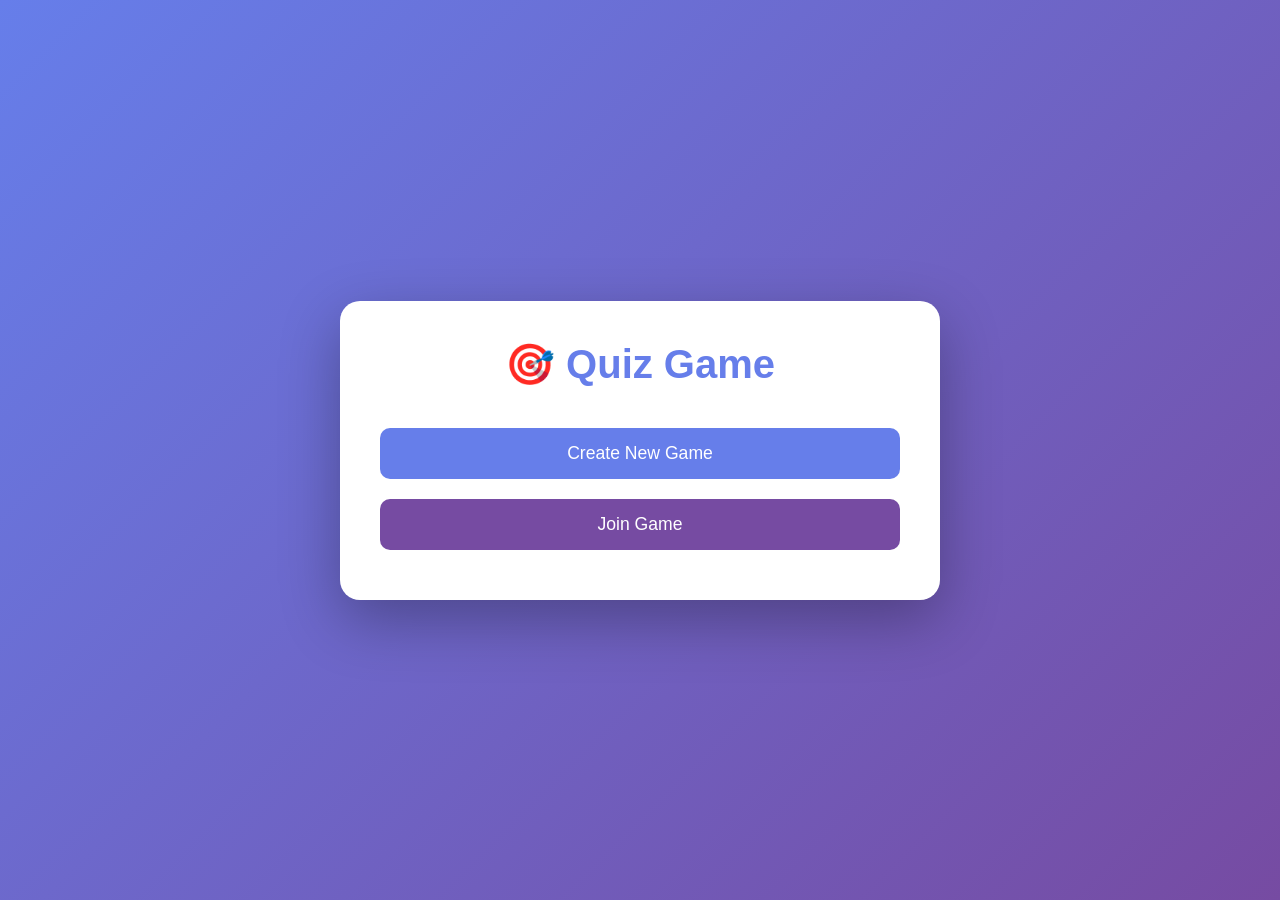
<file: index.html>
<!DOCTYPE html>
<html lang="en">
<head>
    <meta charset="UTF-8">
    <meta name="viewport" content="width=device-width, initial-scale=1.0">
    <title>Quiz Game - Play with Friends</title>
    <style>
        * {
            margin: 0;
            padding: 0;
            box-sizing: border-box;
        }

        body {
            font-family: 'Segoe UI', Tahoma, Geneva, Verdana, sans-serif;
            background: linear-gradient(135deg, #667eea 0%, #764ba2 100%);
            min-height: 100vh;
            display: flex;
            justify-content: center;
            align-items: center;
            padding: 20px;
        }

        .container {
            background: white;
            border-radius: 20px;
            box-shadow: 0 20px 60px rgba(0, 0, 0, 0.3);
            padding: 40px;
            max-width: 600px;
            width: 100%;
        }

        h1 {
            color: #667eea;
            text-align: center;
            margin-bottom: 30px;
            font-size: 2.5em;
        }

        .screen {
            display: none;
        }

        .screen.active {
            display: block;
        }

        .button {
            background: #667eea;
            color: white;
            border: none;
            padding: 15px 30px;
            border-radius: 10px;
            font-size: 1.1em;
            cursor: pointer;
            width: 100%;
            margin: 10px 0;
            transition: background 0.3s;
        }

        .button:hover {
            background: #5568d3;
        }

        .button.secondary {
            background: #764ba2;
        }

        .button.secondary:hover {
            background: #653a8a;
        }

        input {
            width: 100%;
            padding: 15px;
            border: 2px solid #e0e0e0;
            border-radius: 10px;
            font-size: 1em;
            margin: 10px 0;
        }

        .question-container {
            margin: 20px 0;
        }

        .question {
            font-size: 1.3em;
            font-weight: bold;
            margin-bottom: 20px;
            color: #333;
        }

        .answer {
            background: #f5f5f5;
            border: 2px solid #e0e0e0;
            padding: 15px;
            border-radius: 10px;
            margin: 10px 0;
            cursor: pointer;
            transition: all 0.3s;
        }

        .answer:hover {
            background: #e8e8e8;
            border-color: #667eea;
        }

        .answer.selected {
            background: #667eea;
            color: white;
            border-color: #667eea;
        }

        .answer.correct {
            background: #4caf50;
            color: white;
            border-color: #4caf50;
        }

        .answer.incorrect {
            background: #f44336;
            color: white;
            border-color: #f44336;
        }

        .score-board {
            background: #f5f5f5;
            padding: 20px;
            border-radius: 10px;
            margin: 20px 0;
        }

        .player-score {
            display: flex;
            justify-content: space-between;
            padding: 10px;
            margin: 5px 0;
            background: white;
            border-radius: 5px;
        }

        .room-code {
            background: #f5f5f5;
            padding: 15px;
            border-radius: 10px;
            text-align: center;
            font-size: 1.5em;
            font-weight: bold;
            color: #667eea;
            margin: 20px 0;
        }

        .info {
            background: #e3f2fd;
            padding: 15px;
            border-radius: 10px;
            margin: 15px 0;
            color: #1976d2;
        }

        .player-list {
            background: #f5f5f5;
            padding: 15px;
            border-radius: 10px;
            margin: 15px 0;
        }

        .player-item {
            padding: 10px;
            background: white;
            margin: 5px 0;
            border-radius: 5px;
            display: flex;
            justify-content: space-between;
            align-items: center;
        }

        .status {
            font-size: 0.9em;
            color: #666;
        }

        .winner {
            font-size: 3em;
            text-align: center;
            margin: 20px 0;
        }
    </style>
</head>
<body>
    <div class="container">
        <h1>🎯 Quiz Game</h1>

        <!-- Home Screen -->
        <div id="homeScreen" class="screen active">
            <button class="button" onclick="showScreen('createScreen')">Create New Game</button>
            <button class="button secondary" onclick="showScreen('joinScreen')">Join Game</button>
        </div>

        <!-- Create Game Screen -->
        <div id="createScreen" class="screen">
            <input type="text" id="hostName" placeholder="Enter your name" />
            <button class="button" onclick="createGame()">Create Game</button>
            <button class="button secondary" onclick="showScreen('homeScreen')">Back</button>
        </div>

        <!-- Join Game Screen -->
        <div id="joinScreen" class="screen">
            <input type="text" id="playerName" placeholder="Enter your name" />
            <input type="text" id="roomCode" placeholder="Enter room code" />
            <button class="button" onclick="joinGame()">Join Game</button>
            <button class="button secondary" onclick="showScreen('homeScreen')">Back</button>
        </div>

        <!-- Lobby Screen -->
        <div id="lobbyScreen" class="screen">
            <div class="room-code">
                Room Code: <span id="displayRoomCode"></span>
            </div>
            <div class="info">
                Share this code with your friends to let them join!
            </div>
            <div class="player-list">
                <h3>Players:</h3>
                <div id="playersList"></div>
            </div>
            <button class="button" onclick="startGame()" id="startButton">Start Game</button>
            <button class="button secondary" onclick="leaveGame()">Leave Game</button>
        </div>

        <!-- Game Screen -->
        <div id="gameScreen" class="screen">
            <div class="score-board">
                <div id="scores"></div>
            </div>
            <div class="question-container">
                <div class="question" id="question"></div>
                <div id="answers"></div>
            </div>
            <button class="button" id="nextButton" onclick="nextQuestion()" style="display: none;">Next Question</button>
        </div>

        <!-- Results Screen -->
        <div id="resultsScreen" class="screen">
            <div class="winner" id="winnerEmoji">🏆</div>
            <h2 style="text-align: center; margin-bottom: 20px;">Game Over!</h2>
            <div class="score-board">
                <div id="finalScores"></div>
            </div>
            <button class="button" onclick="showScreen('homeScreen'); resetGame();">Play Again</button>
        </div>
    </div>

    <script>
        // Game state
        let gameState = {
            roomCode: '',
            players: [],
            currentPlayer: null,
            currentPlayerName: '',
            currentQuestionIndex: 0,
            questions: [
                {
                    question: "What is the capital of France?",
                    answers: ["London", "Berlin", "Paris", "Madrid"],
                    correct: 2
                },
                {
                    question: "Which planet is known as the Red Planet?",
                    answers: ["Venus", "Mars", "Jupiter", "Saturn"],
                    correct: 1
                },
                {
                    question: "What is 2 + 2?",
                    answers: ["3", "4", "5", "6"],
                    correct: 1
                },
                {
                    question: "Who painted the Mona Lisa?",
                    answers: ["Van Gogh", "Picasso", "Leonardo da Vinci", "Monet"],
                    correct: 2
                },
                {
                    question: "What is the largest ocean on Earth?",
                    answers: ["Atlantic", "Indian", "Arctic", "Pacific"],
                    correct: 3
                },
                {
                    question: "In what year did World War II end?",
                    answers: ["1943", "1944", "1945", "1946"],
                    correct: 2
                },
                {
                    question: "What is the smallest prime number?",
                    answers: ["0", "1", "2", "3"],
                    correct: 2
                },
                {
                    question: "Which element has the chemical symbol 'O'?",
                    answers: ["Gold", "Oxygen", "Silver", "Iron"],
                    correct: 1
                },
                {
                    question: "How many continents are there?",
                    answers: ["5", "6", "7", "8"],
                    correct: 2
                },
                {
                    question: "What is the speed of light?",
                    answers: ["300,000 km/s", "150,000 km/s", "450,000 km/s", "600,000 km/s"],
                    correct: 0
                }
            ],
            isHost: false
        };

        // Utility functions
        function showScreen(screenId) {
            document.querySelectorAll('.screen').forEach(screen => {
                screen.classList.remove('active');
            });
            document.getElementById(screenId).classList.add('active');
        }

        function generateRoomCode() {
            return Math.random().toString(36).substring(2, 8).toUpperCase();
        }

        function sanitizePlayerName(name) {
            // Remove any HTML tags and limit length
            return name.replace(/<[^>]*>/g, '').substring(0, 20).trim();
        }

        // Create game
        function createGame() {
            const hostName = sanitizePlayerName(document.getElementById('hostName').value);
            if (!hostName) {
                alert('Please enter your name');
                return;
            }

            gameState.roomCode = generateRoomCode();
            gameState.isHost = true;
            gameState.currentPlayerName = hostName;
            gameState.currentPlayer = {
                name: hostName,
                score: 0,
                answered: false
            };
            gameState.players = [gameState.currentPlayer];

            // Save to localStorage
            localStorage.setItem(`quiz_${gameState.roomCode}`, JSON.stringify(gameState));

            document.getElementById('displayRoomCode').textContent = gameState.roomCode;
            updatePlayersList();
            showScreen('lobbyScreen');

            // Poll for new players
            startPolling();
        }

        // Join game
        function joinGame() {
            const playerName = sanitizePlayerName(document.getElementById('playerName').value);
            const roomCode = document.getElementById('roomCode').value.trim().toUpperCase();

            if (!playerName || !roomCode) {
                alert('Please enter your name and room code');
                return;
            }

            const savedGame = localStorage.getItem(`quiz_${roomCode}`);
            if (!savedGame) {
                alert('Room not found. Please check the code.');
                return;
            }

            try {
                gameState = JSON.parse(savedGame);
            } catch (e) {
                alert('Error loading game. Please try again.');
                return;
            }

            // Check for duplicate player names
            if (gameState.players.some(p => p.name === playerName)) {
                alert('A player with this name already exists in the room. Please choose a different name.');
                return;
            }

            gameState.currentPlayerName = playerName;
            gameState.currentPlayer = {
                name: playerName,
                score: 0,
                answered: false
            };
            gameState.players.push(gameState.currentPlayer);
            gameState.isHost = false;

            localStorage.setItem(`quiz_${roomCode}`, JSON.stringify(gameState));

            document.getElementById('displayRoomCode').textContent = roomCode;
            updatePlayersList();
            showScreen('lobbyScreen');

            // Poll for game updates
            startPolling();
        }

        // Update players list
        function updatePlayersList() {
            const playersList = document.getElementById('playersList');
            playersList.innerHTML = '';

            gameState.players.forEach(player => {
                const playerItem = document.createElement('div');
                playerItem.className = 'player-item';
                
                const nameSpan = document.createElement('span');
                nameSpan.textContent = player.name;
                
                const statusSpan = document.createElement('span');
                statusSpan.className = 'status';
                statusSpan.textContent = player.name === gameState.currentPlayerName ? '(You)' : '';
                
                playerItem.appendChild(nameSpan);
                playerItem.appendChild(statusSpan);
                playersList.appendChild(playerItem);
            });

            // Only host can start game
            const startButton = document.getElementById('startButton');
            if (gameState.isHost) {
                startButton.style.display = 'block';
            } else {
                startButton.style.display = 'none';
            }
        }

        // Start game
        function startGame() {
            gameState.currentQuestionIndex = 0;
            gameState.players.forEach(player => {
                player.score = 0;
                player.answered = false;
            });
            
            localStorage.setItem(`quiz_${gameState.roomCode}`, JSON.stringify(gameState));
            localStorage.setItem(`quiz_${gameState.roomCode}_started`, 'true');
            
            showScreen('gameScreen');
            displayQuestion();
            startPolling();
        }

        // Display question
        function displayQuestion() {
            const question = gameState.questions[gameState.currentQuestionIndex];
            document.getElementById('question').textContent = question.question;

            const answersDiv = document.getElementById('answers');
            answersDiv.innerHTML = '';

            question.answers.forEach((answer, index) => {
                const answerDiv = document.createElement('div');
                answerDiv.className = 'answer';
                answerDiv.textContent = answer;
                answerDiv.onclick = () => selectAnswer(index);
                answersDiv.appendChild(answerDiv);
            });

            updateScores();
            document.getElementById('nextButton').style.display = 'none';
        }

        // Select answer
        function selectAnswer(index) {
            // Find current player by name
            const currentPlayer = gameState.players.find(p => p.name === gameState.currentPlayerName);
            if (!currentPlayer || currentPlayer.answered) return;

            const question = gameState.questions[gameState.currentQuestionIndex];
            const answers = document.querySelectorAll('.answer');

            answers.forEach((answer, i) => {
                if (i === index) {
                    answer.classList.add('selected');
                }
            });

            // Check if correct
            setTimeout(() => {
                answers.forEach((answer, i) => {
                    if (i === question.correct) {
                        answer.classList.add('correct');
                    } else if (i === index) {
                        answer.classList.add('incorrect');
                    }
                    answer.onclick = null;
                });

                if (index === question.correct) {
                    currentPlayer.score += 10;
                }

                currentPlayer.answered = true;
                localStorage.setItem(`quiz_${gameState.roomCode}`, JSON.stringify(gameState));
                updateScores();

                document.getElementById('nextButton').style.display = 'block';
            }, 500);
        }

        // Update scores
        function updateScores() {
            const scoresDiv = document.getElementById('scores');
            scoresDiv.innerHTML = '<h3>Scores:</h3>';

            gameState.players.forEach(player => {
                const scoreItem = document.createElement('div');
                scoreItem.className = 'player-score';
                
                const nameSpan = document.createElement('span');
                nameSpan.textContent = player.name;
                
                const scoreSpan = document.createElement('span');
                scoreSpan.textContent = `${player.score} pts`;
                
                scoreItem.appendChild(nameSpan);
                scoreItem.appendChild(scoreSpan);
                scoresDiv.appendChild(scoreItem);
            });
        }

        // Next question
        function nextQuestion() {
            gameState.currentQuestionIndex++;

            if (gameState.currentQuestionIndex >= gameState.questions.length) {
                showResults();
                return;
            }

            // Find current player and reset answered status
            const currentPlayer = gameState.players.find(p => p.name === gameState.currentPlayerName);
            if (currentPlayer) {
                currentPlayer.answered = false;
            }
            localStorage.setItem(`quiz_${gameState.roomCode}`, JSON.stringify(gameState));
            displayQuestion();
        }

        // Show results
        function showResults() {
            const finalScoresDiv = document.getElementById('finalScores');
            finalScoresDiv.innerHTML = '<h3>Final Scores:</h3>';

            const sortedPlayers = [...gameState.players].sort((a, b) => b.score - a.score);

            sortedPlayers.forEach((player, index) => {
                const scoreItem = document.createElement('div');
                scoreItem.className = 'player-score';
                
                const nameSpan = document.createElement('span');
                const medal = index === 0 ? '🥇' : index === 1 ? '🥈' : index === 2 ? '🥉' : '';
                nameSpan.textContent = `${medal}  ${player.name}`;
                
                const scoreSpan = document.createElement('span');
                scoreSpan.textContent = `${player.score} pts`;
                
                scoreItem.appendChild(nameSpan);
                scoreItem.appendChild(scoreSpan);
                finalScoresDiv.appendChild(scoreItem);
            });

            showScreen('resultsScreen');
        }

        // Leave game
        function leaveGame() {
            if (confirm('Are you sure you want to leave?')) {
                stopPolling();
                showScreen('homeScreen');
                resetGame();
            }
        }

        // Reset game
        function resetGame() {
            stopPolling();
            // Clean up localStorage entries
            if (gameState.roomCode) {
                localStorage.removeItem(`quiz_${gameState.roomCode}`);
                localStorage.removeItem(`quiz_${gameState.roomCode}_started`);
            }
            gameState = {
                roomCode: '',
                players: [],
                currentPlayer: null,
                currentPlayerName: '',
                currentQuestionIndex: 0,
                questions: gameState.questions,
                isHost: false
            };
        }

        // Polling for updates
        let pollInterval;

        function startPolling() {
            stopPolling();
            pollInterval = setInterval(checkForUpdates, 1000); // Poll every second for responsive updates
        }

        function stopPolling() {
            if (pollInterval) {
                clearInterval(pollInterval);
                pollInterval = null;
            }
        }

        function checkForUpdates() {
            if (!gameState.roomCode) return;

            const savedGame = localStorage.getItem(`quiz_${gameState.roomCode}`);
            if (!savedGame) return;

            try {
                const updatedGame = JSON.parse(savedGame);
                
                // Update players list if in lobby
                if (document.getElementById('lobbyScreen').classList.contains('active')) {
                    if (updatedGame.players.length !== gameState.players.length) {
                        gameState.players = updatedGame.players;
                        updatePlayersList();
                    }

                    // Check if game started
                    if (localStorage.getItem(`quiz_${gameState.roomCode}_started`) === 'true' && !gameState.isHost) {
                        gameState.players = updatedGame.players;
                        gameState.currentQuestionIndex = updatedGame.currentQuestionIndex;
                        showScreen('gameScreen');
                        displayQuestion();
                    }
                }

                // Update scores if in game
                if (document.getElementById('gameScreen').classList.contains('active')) {
                    gameState.players = updatedGame.players;
                    updateScores();
                }
            } catch (e) {
                console.error('Error parsing game state:', e);
            }
        }
    </script>
</body>
</html>
</file>
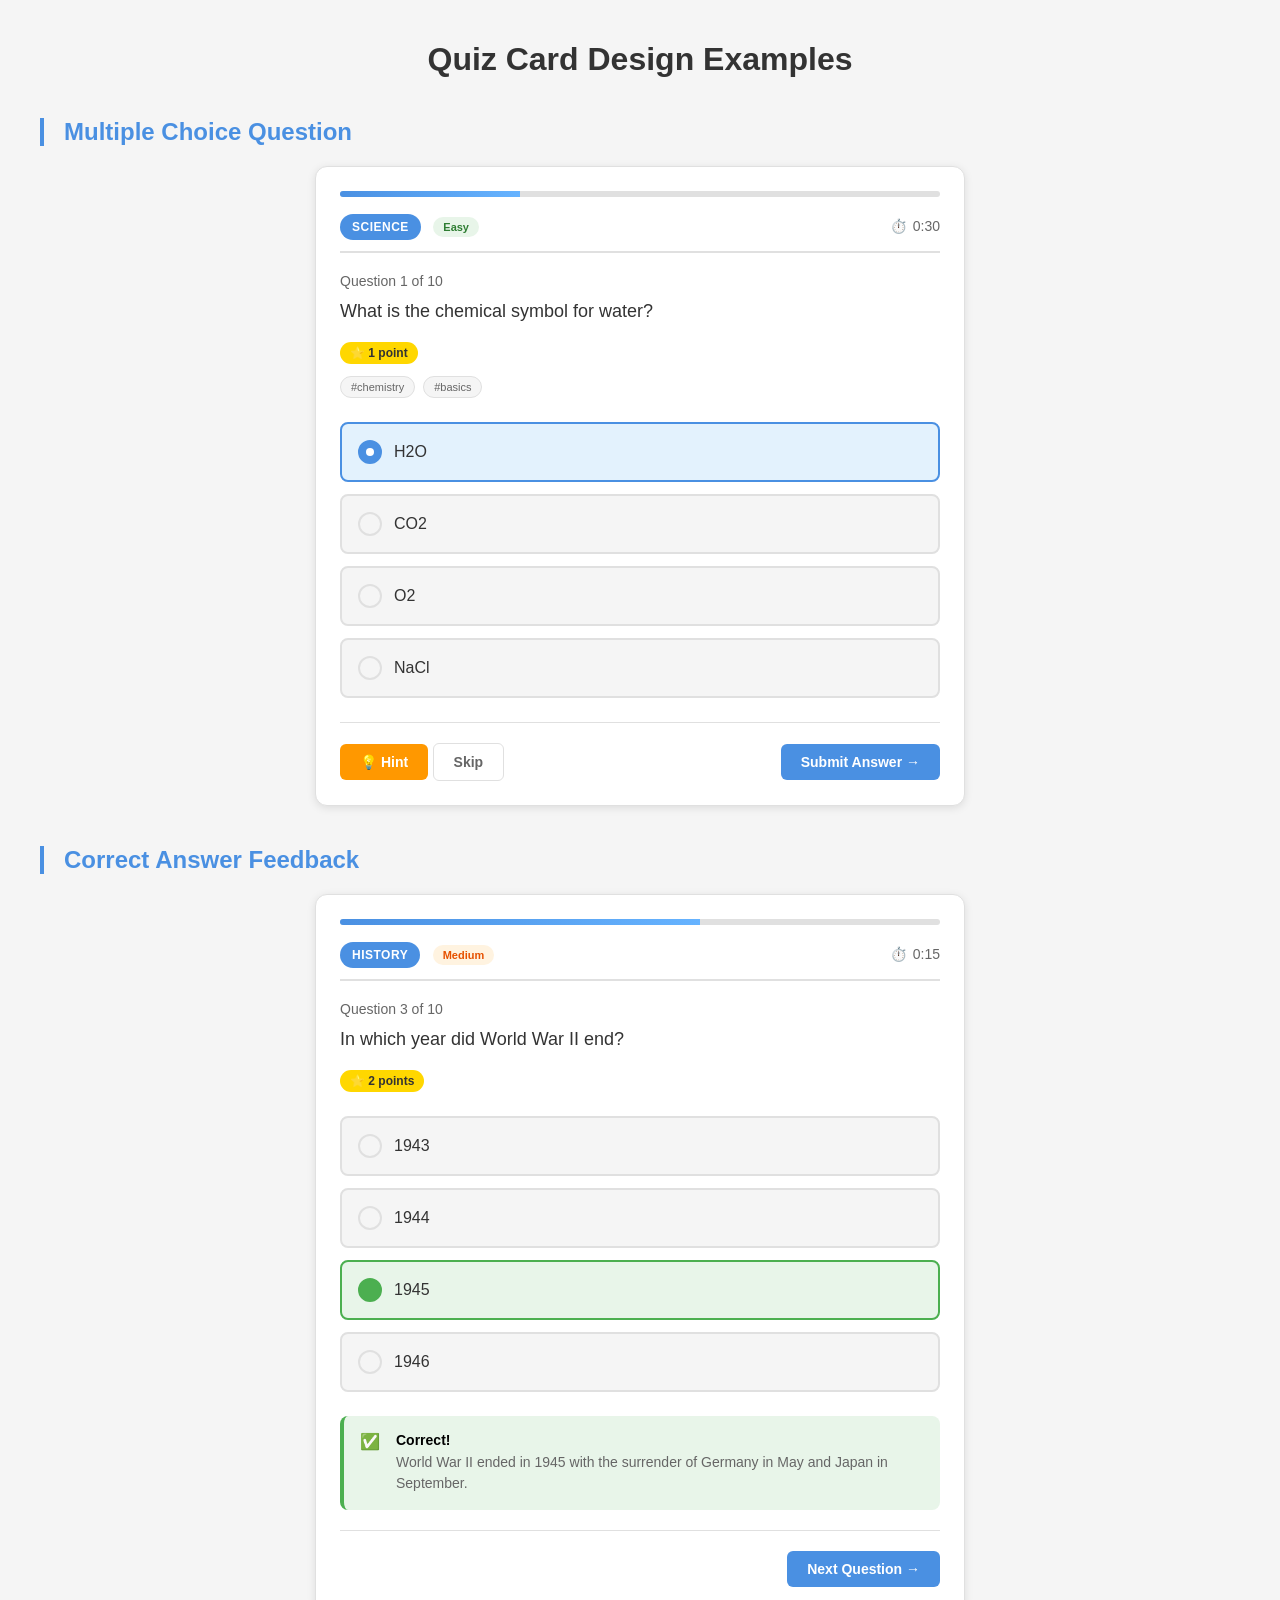
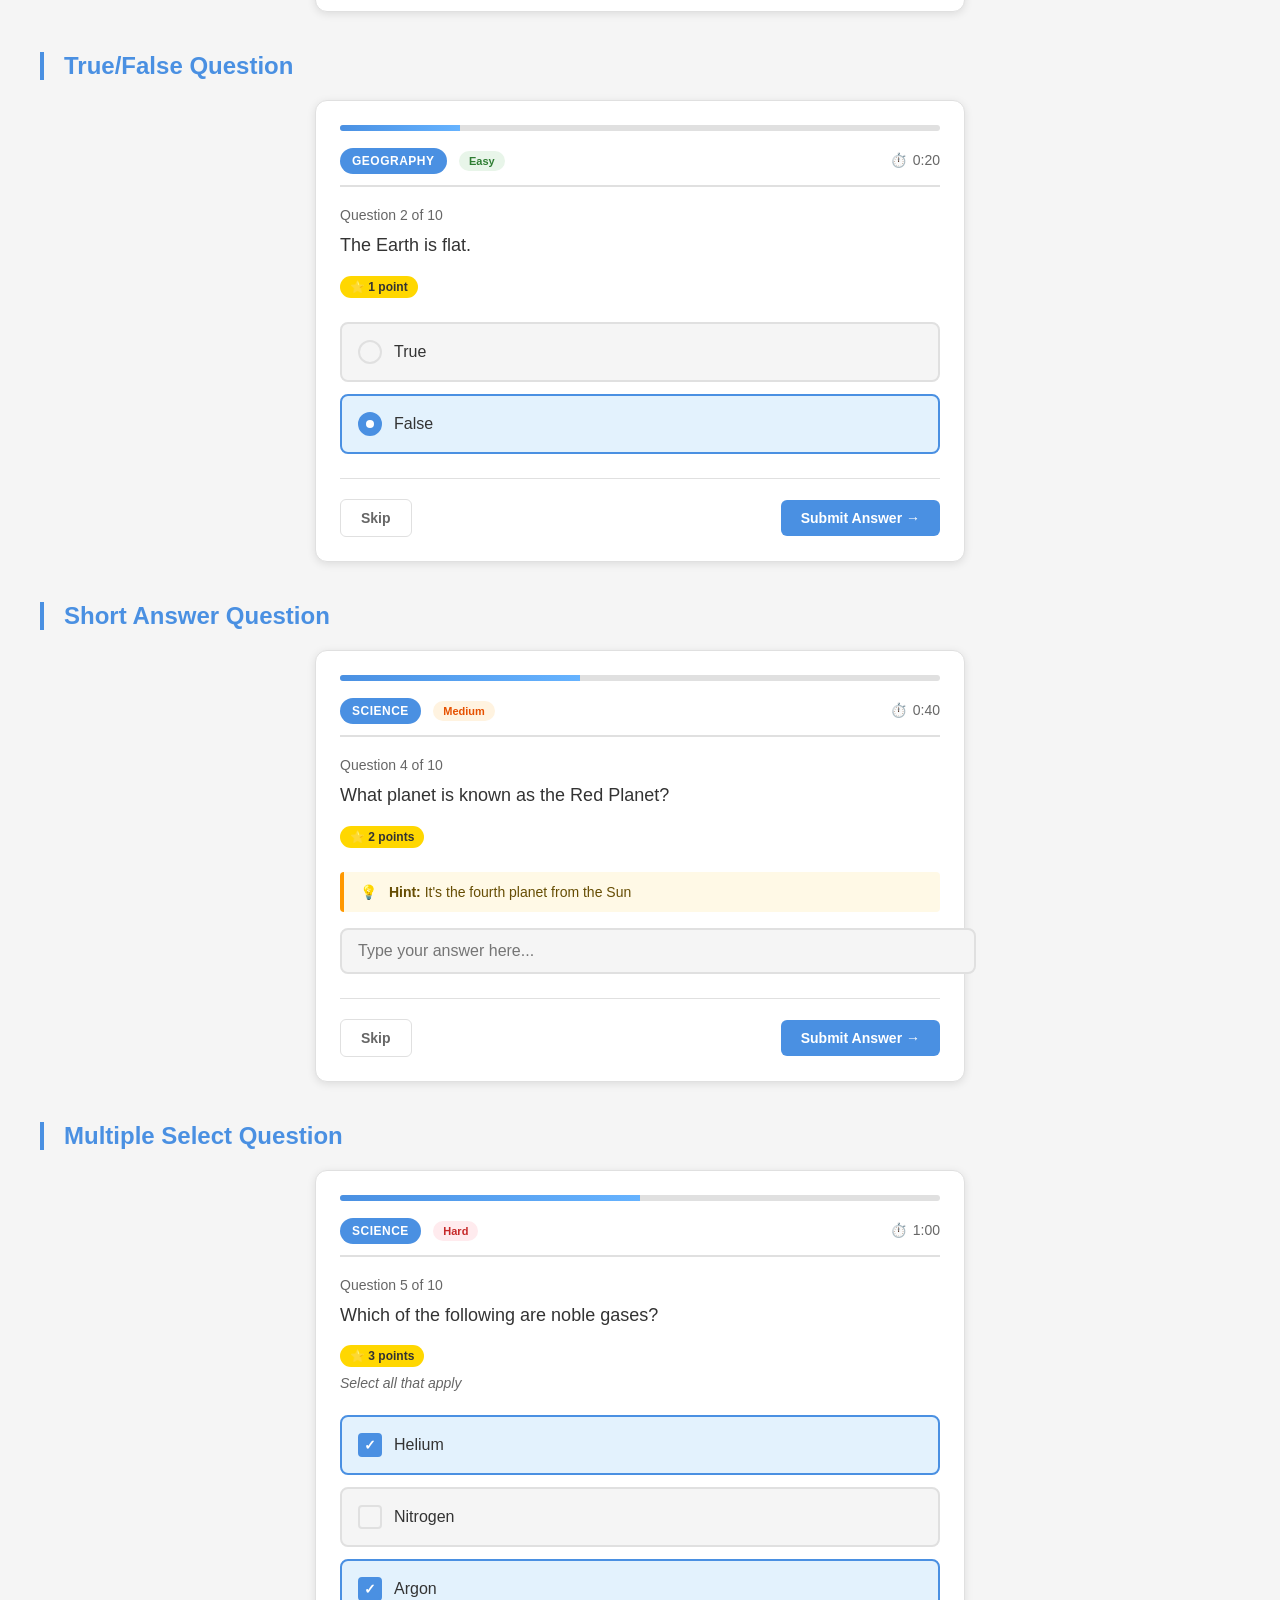
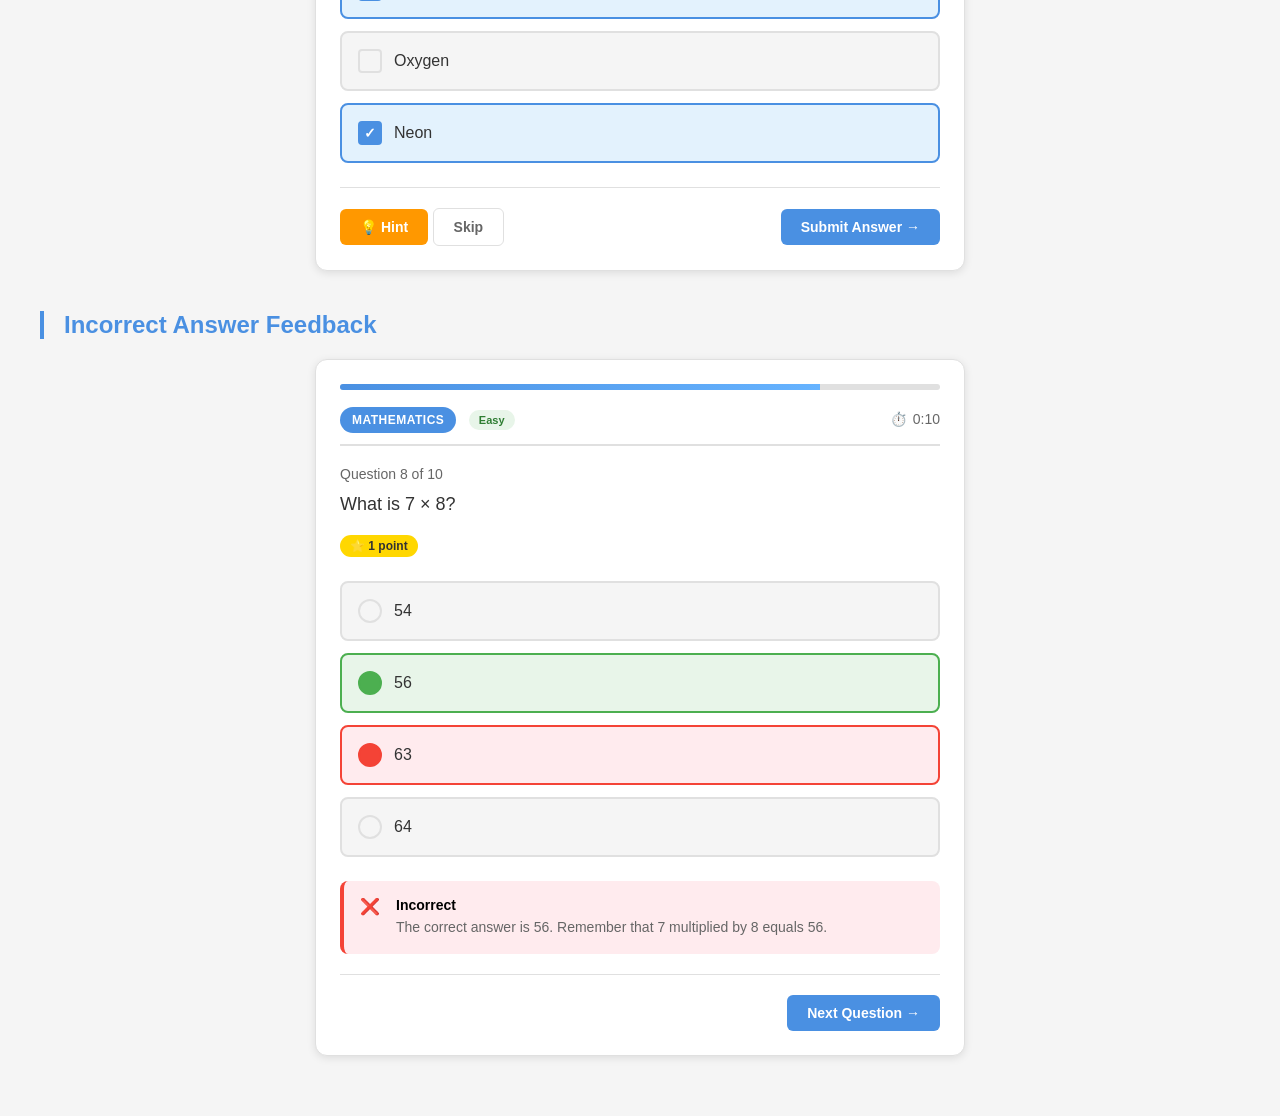
<file: card-examples.html>
<!DOCTYPE html>
<html lang="en">
<head>
    <meta charset="UTF-8">
    <meta name="viewport" content="width=device-width, initial-scale=1.0">
    <title>Quiz Card Examples</title>
    <link rel="stylesheet" href="card-styles.css">
    <style>
        body {
            font-family: -apple-system, BlinkMacSystemFont, 'Segoe UI', Roboto, Oxygen, Ubuntu, Cantarell, sans-serif;
            background: #f5f5f5;
            padding: 20px;
            margin: 0;
        }

        .container {
            max-width: 1200px;
            margin: 0 auto;
        }

        h1 {
            text-align: center;
            color: #333;
            margin-bottom: 40px;
        }

        .example-section {
            margin-bottom: 40px;
        }

        .example-title {
            font-size: 24px;
            color: #4a90e2;
            margin-bottom: 20px;
            padding-left: 20px;
            border-left: 4px solid #4a90e2;
        }
    </style>
</head>
<body>
    <div class="container">
        <h1>Quiz Card Design Examples</h1>

        <!-- Example 1: Multiple Choice Question -->
        <div class="example-section">
            <h2 class="example-title">Multiple Choice Question</h2>
            <div class="quiz-card">
                <div class="progress-bar">
                    <div class="progress-fill" style="width: 30%;"></div>
                </div>
                
                <div class="card-header">
                    <div>
                        <span class="category-badge">Science</span>
                        <span class="difficulty-badge difficulty-easy">Easy</span>
                    </div>
                    <div class="timer">
                        <span>⏱️</span>
                        <span>0:30</span>
                    </div>
                </div>

                <div class="question-section">
                    <div class="question-number">Question 1 of 10</div>
                    <div class="question-text">What is the chemical symbol for water?</div>
                    <span class="question-points">⭐ 1 point</span>
                    <div class="tags">
                        <span class="tag">#chemistry</span>
                        <span class="tag">#basics</span>
                    </div>
                </div>

                <div class="options-section">
                    <div class="option selected">
                        <div class="option-radio"></div>
                        <div class="option-text">H2O</div>
                    </div>
                    <div class="option">
                        <div class="option-radio"></div>
                        <div class="option-text">CO2</div>
                    </div>
                    <div class="option">
                        <div class="option-radio"></div>
                        <div class="option-text">O2</div>
                    </div>
                    <div class="option">
                        <div class="option-radio"></div>
                        <div class="option-text">NaCl</div>
                    </div>
                </div>

                <div class="card-actions">
                    <div>
                        <button class="btn btn-hint">💡 Hint</button>
                        <button class="btn btn-secondary">Skip</button>
                    </div>
                    <button class="btn btn-primary">Submit Answer →</button>
                </div>
            </div>
        </div>

        <!-- Example 2: Multiple Choice with Correct Answer -->
        <div class="example-section">
            <h2 class="example-title">Correct Answer Feedback</h2>
            <div class="quiz-card">
                <div class="progress-bar">
                    <div class="progress-fill" style="width: 60%;"></div>
                </div>
                
                <div class="card-header">
                    <div>
                        <span class="category-badge">History</span>
                        <span class="difficulty-badge difficulty-medium">Medium</span>
                    </div>
                    <div class="timer">
                        <span>⏱️</span>
                        <span>0:15</span>
                    </div>
                </div>

                <div class="question-section">
                    <div class="question-number">Question 3 of 10</div>
                    <div class="question-text">In which year did World War II end?</div>
                    <span class="question-points">⭐ 2 points</span>
                </div>

                <div class="options-section">
                    <div class="option">
                        <div class="option-radio"></div>
                        <div class="option-text">1943</div>
                    </div>
                    <div class="option">
                        <div class="option-radio"></div>
                        <div class="option-text">1944</div>
                    </div>
                    <div class="option correct">
                        <div class="option-radio"></div>
                        <div class="option-text">1945</div>
                    </div>
                    <div class="option">
                        <div class="option-radio"></div>
                        <div class="option-text">1946</div>
                    </div>
                </div>

                <div class="feedback correct">
                    <span class="feedback-icon">✅</span>
                    <div class="feedback-text">
                        <div class="feedback-title">Correct!</div>
                        <div class="feedback-explanation">
                            World War II ended in 1945 with the surrender of Germany in May and Japan in September.
                        </div>
                    </div>
                </div>

                <div class="card-actions">
                    <div></div>
                    <button class="btn btn-primary">Next Question →</button>
                </div>
            </div>
        </div>

        <!-- Example 3: True/False Question -->
        <div class="example-section">
            <h2 class="example-title">True/False Question</h2>
            <div class="quiz-card">
                <div class="progress-bar">
                    <div class="progress-fill" style="width: 20%;"></div>
                </div>
                
                <div class="card-header">
                    <div>
                        <span class="category-badge">Geography</span>
                        <span class="difficulty-badge difficulty-easy">Easy</span>
                    </div>
                    <div class="timer">
                        <span>⏱️</span>
                        <span>0:20</span>
                    </div>
                </div>

                <div class="question-section">
                    <div class="question-number">Question 2 of 10</div>
                    <div class="question-text">The Earth is flat.</div>
                    <span class="question-points">⭐ 1 point</span>
                </div>

                <div class="options-section">
                    <div class="option">
                        <div class="option-radio"></div>
                        <div class="option-text">True</div>
                    </div>
                    <div class="option selected">
                        <div class="option-radio"></div>
                        <div class="option-text">False</div>
                    </div>
                </div>

                <div class="card-actions">
                    <button class="btn btn-secondary">Skip</button>
                    <button class="btn btn-primary">Submit Answer →</button>
                </div>
            </div>
        </div>

        <!-- Example 4: Short Answer Question -->
        <div class="example-section">
            <h2 class="example-title">Short Answer Question</h2>
            <div class="quiz-card">
                <div class="progress-bar">
                    <div class="progress-fill" style="width: 40%;"></div>
                </div>
                
                <div class="card-header">
                    <div>
                        <span class="category-badge">Science</span>
                        <span class="difficulty-badge difficulty-medium">Medium</span>
                    </div>
                    <div class="timer">
                        <span>⏱️</span>
                        <span>0:40</span>
                    </div>
                </div>

                <div class="question-section">
                    <div class="question-number">Question 4 of 10</div>
                    <div class="question-text">What planet is known as the Red Planet?</div>
                    <span class="question-points">⭐ 2 points</span>
                </div>

                <div class="hint-box">
                    <span class="hint-icon">💡</span>
                    <strong>Hint:</strong> It's the fourth planet from the Sun
                </div>

                <div class="options-section">
                    <input type="text" class="short-answer-input" placeholder="Type your answer here...">
                </div>

                <div class="card-actions">
                    <button class="btn btn-secondary">Skip</button>
                    <button class="btn btn-primary">Submit Answer →</button>
                </div>
            </div>
        </div>

        <!-- Example 5: Multiple Select Question -->
        <div class="example-section">
            <h2 class="example-title">Multiple Select Question</h2>
            <div class="quiz-card">
                <div class="progress-bar">
                    <div class="progress-fill" style="width: 50%;"></div>
                </div>
                
                <div class="card-header">
                    <div>
                        <span class="category-badge">Science</span>
                        <span class="difficulty-badge difficulty-hard">Hard</span>
                    </div>
                    <div class="timer">
                        <span>⏱️</span>
                        <span>1:00</span>
                    </div>
                </div>

                <div class="question-section">
                    <div class="question-number">Question 5 of 10</div>
                    <div class="question-text">Which of the following are noble gases?</div>
                    <span class="question-points">⭐ 3 points</span>
                    <div style="margin-top: 8px; font-size: 14px; color: #666;">
                        <em>Select all that apply</em>
                    </div>
                </div>

                <div class="options-section">
                    <div class="option selected">
                        <div class="option-checkbox"></div>
                        <div class="option-text">Helium</div>
                    </div>
                    <div class="option">
                        <div class="option-checkbox"></div>
                        <div class="option-text">Nitrogen</div>
                    </div>
                    <div class="option selected">
                        <div class="option-checkbox"></div>
                        <div class="option-text">Argon</div>
                    </div>
                    <div class="option">
                        <div class="option-checkbox"></div>
                        <div class="option-text">Oxygen</div>
                    </div>
                    <div class="option selected">
                        <div class="option-checkbox"></div>
                        <div class="option-text">Neon</div>
                    </div>
                </div>

                <div class="card-actions">
                    <div>
                        <button class="btn btn-hint">💡 Hint</button>
                        <button class="btn btn-secondary">Skip</button>
                    </div>
                    <button class="btn btn-primary">Submit Answer →</button>
                </div>
            </div>
        </div>

        <!-- Example 6: Incorrect Answer Feedback -->
        <div class="example-section">
            <h2 class="example-title">Incorrect Answer Feedback</h2>
            <div class="quiz-card">
                <div class="progress-bar">
                    <div class="progress-fill" style="width: 80%;"></div>
                </div>
                
                <div class="card-header">
                    <div>
                        <span class="category-badge">Mathematics</span>
                        <span class="difficulty-badge difficulty-easy">Easy</span>
                    </div>
                    <div class="timer">
                        <span>⏱️</span>
                        <span>0:10</span>
                    </div>
                </div>

                <div class="question-section">
                    <div class="question-number">Question 8 of 10</div>
                    <div class="question-text">What is 7 × 8?</div>
                    <span class="question-points">⭐ 1 point</span>
                </div>

                <div class="options-section">
                    <div class="option">
                        <div class="option-radio"></div>
                        <div class="option-text">54</div>
                    </div>
                    <div class="option correct">
                        <div class="option-radio"></div>
                        <div class="option-text">56</div>
                    </div>
                    <div class="option incorrect">
                        <div class="option-radio"></div>
                        <div class="option-text">63</div>
                    </div>
                    <div class="option">
                        <div class="option-radio"></div>
                        <div class="option-text">64</div>
                    </div>
                </div>

                <div class="feedback incorrect">
                    <span class="feedback-icon">❌</span>
                    <div class="feedback-text">
                        <div class="feedback-title">Incorrect</div>
                        <div class="feedback-explanation">
                            The correct answer is 56. Remember that 7 multiplied by 8 equals 56.
                        </div>
                    </div>
                </div>

                <div class="card-actions">
                    <div></div>
                    <button class="btn btn-primary">Next Question →</button>
                </div>
            </div>
        </div>

    </div>
</body>
</html>
</file>
<file: card-styles.css>
/* Quiz Card Styles */

:root {
  --primary-color: #4a90e2;
  --success-color: #4caf50;
  --error-color: #f44336;
  --warning-color: #ff9800;
  --points-color: #ffd700;
  --text-primary: #333;
  --text-secondary: #666;
  --background: #f5f5f5;
  --card-background: #ffffff;
  --border-color: #e0e0e0;
  --shadow: 0 2px 8px rgba(0, 0, 0, 0.1);
  --shadow-hover: 0 4px 16px rgba(0, 0, 0, 0.15);
}

/* Card Container */
.quiz-card {
  background: var(--card-background);
  border-radius: 12px;
  box-shadow: var(--shadow);
  padding: 24px;
  max-width: 600px;
  margin: 20px auto;
  transition: transform 0.2s, box-shadow 0.2s;
  border: 1px solid var(--border-color);
}

.quiz-card:hover {
  box-shadow: var(--shadow-hover);
  transform: translateY(-2px);
}

/* Card Header */
.card-header {
  display: flex;
  justify-content: space-between;
  align-items: center;
  margin-bottom: 20px;
  padding-bottom: 16px;
  border-bottom: 2px solid var(--border-color);
}

.category-badge {
  background: var(--primary-color);
  color: white;
  padding: 6px 12px;
  border-radius: 20px;
  font-size: 12px;
  font-weight: 600;
  text-transform: uppercase;
  letter-spacing: 0.5px;
}

.difficulty-badge {
  padding: 4px 10px;
  border-radius: 12px;
  font-size: 11px;
  font-weight: 600;
  margin-left: 8px;
}

.difficulty-easy {
  background: #e8f5e9;
  color: #2e7d32;
}

.difficulty-medium {
  background: #fff3e0;
  color: #e65100;
}

.difficulty-hard {
  background: #ffebee;
  color: #c62828;
}

.timer {
  display: flex;
  align-items: center;
  gap: 6px;
  font-size: 14px;
  color: var(--text-secondary);
  font-weight: 500;
}

.timer-icon {
  width: 18px;
  height: 18px;
}

/* Question Section */
.question-section {
  margin-bottom: 24px;
}

.question-number {
  color: var(--text-secondary);
  font-size: 14px;
  margin-bottom: 8px;
  font-weight: 500;
}

.question-text {
  font-size: 18px;
  line-height: 1.6;
  color: var(--text-primary);
  margin-bottom: 8px;
  font-weight: 500;
}

.question-points {
  display: inline-block;
  background: var(--points-color);
  color: #333;
  padding: 4px 10px;
  border-radius: 12px;
  font-size: 12px;
  font-weight: 600;
  margin-top: 8px;
}

/* Options Section */
.options-section {
  margin-bottom: 24px;
}

.option {
  background: var(--background);
  border: 2px solid var(--border-color);
  border-radius: 8px;
  padding: 16px;
  margin-bottom: 12px;
  cursor: pointer;
  transition: all 0.2s;
  display: flex;
  align-items: center;
  gap: 12px;
}

.option:hover {
  border-color: var(--primary-color);
  background: #f0f7ff;
}

.option-checkbox {
  width: 20px;
  height: 20px;
  border: 2px solid var(--border-color);
  border-radius: 4px;
  display: flex;
  align-items: center;
  justify-content: center;
  flex-shrink: 0;
  transition: all 0.2s;
}

.option-radio {
  width: 20px;
  height: 20px;
  border: 2px solid var(--border-color);
  border-radius: 50%;
  display: flex;
  align-items: center;
  justify-content: center;
  flex-shrink: 0;
  transition: all 0.2s;
}

.option-text {
  flex: 1;
  font-size: 16px;
  color: var(--text-primary);
}

/* Selected State */
.option.selected {
  border-color: var(--primary-color);
  background: #e3f2fd;
}

.option.selected .option-checkbox,
.option.selected .option-radio {
  background: var(--primary-color);
  border-color: var(--primary-color);
}

.option.selected .option-checkbox::after {
  content: '✓';
  color: white;
  font-size: 14px;
  font-weight: bold;
}

.option.selected .option-radio::after {
  content: '';
  width: 8px;
  height: 8px;
  background: white;
  border-radius: 50%;
}

/* Correct State */
.option.correct {
  border-color: var(--success-color);
  background: #e8f5e9;
}

.option.correct .option-checkbox,
.option.correct .option-radio {
  background: var(--success-color);
  border-color: var(--success-color);
}

/* Incorrect State */
.option.incorrect {
  border-color: var(--error-color);
  background: #ffebee;
}

.option.incorrect .option-checkbox,
.option.incorrect .option-radio {
  background: var(--error-color);
  border-color: var(--error-color);
}

/* Short Answer Input */
.short-answer-input {
  width: 100%;
  padding: 12px 16px;
  border: 2px solid var(--border-color);
  border-radius: 8px;
  font-size: 16px;
  transition: border-color 0.2s;
  background: var(--background);
}

.short-answer-input:focus {
  outline: none;
  border-color: var(--primary-color);
  background: white;
}

/* Feedback Section */
.feedback {
  padding: 16px;
  border-radius: 8px;
  margin-bottom: 20px;
  display: flex;
  align-items: flex-start;
  gap: 12px;
}

.feedback-icon {
  width: 24px;
  height: 24px;
  flex-shrink: 0;
}

.feedback.correct {
  background: #e8f5e9;
  border-left: 4px solid var(--success-color);
}

.feedback.incorrect {
  background: #ffebee;
  border-left: 4px solid var(--error-color);
}

.feedback-text {
  flex: 1;
}

.feedback-title {
  font-weight: 600;
  margin-bottom: 4px;
  font-size: 14px;
}

.feedback-explanation {
  font-size: 14px;
  line-height: 1.5;
  color: var(--text-secondary);
}

/* Action Buttons */
.card-actions {
  display: flex;
  justify-content: space-between;
  align-items: center;
  gap: 12px;
  padding-top: 20px;
  border-top: 1px solid var(--border-color);
}

.btn {
  padding: 10px 20px;
  border: none;
  border-radius: 6px;
  font-size: 14px;
  font-weight: 600;
  cursor: pointer;
  transition: all 0.2s;
  display: inline-flex;
  align-items: center;
  gap: 8px;
}

.btn-primary {
  background: var(--primary-color);
  color: white;
}

.btn-primary:hover {
  background: #357abd;
  transform: translateY(-1px);
}

.btn-secondary {
  background: transparent;
  color: var(--text-secondary);
  border: 1px solid var(--border-color);
}

.btn-secondary:hover {
  background: var(--background);
}

.btn-hint {
  background: var(--warning-color);
  color: white;
}

.btn-hint:hover {
  background: #f57c00;
}

.btn:disabled {
  opacity: 0.5;
  cursor: not-allowed;
}

/* Progress Bar */
.progress-bar {
  width: 100%;
  height: 6px;
  background: var(--border-color);
  border-radius: 3px;
  overflow: hidden;
  margin-bottom: 20px;
}

.progress-fill {
  height: 100%;
  background: linear-gradient(90deg, var(--primary-color), #66b3ff);
  transition: width 0.3s ease;
}

/* Hint Box */
.hint-box {
  background: #fff9e6;
  border-left: 4px solid var(--warning-color);
  padding: 12px 16px;
  border-radius: 4px;
  margin-bottom: 16px;
  font-size: 14px;
  color: #664d03;
}

.hint-icon {
  display: inline-block;
  margin-right: 8px;
}

/* Tags */
.tags {
  display: flex;
  flex-wrap: wrap;
  gap: 8px;
  margin-top: 12px;
}

.tag {
  background: var(--background);
  color: var(--text-secondary);
  padding: 4px 10px;
  border-radius: 12px;
  font-size: 11px;
  border: 1px solid var(--border-color);
}

/* Responsive Design */
@media (max-width: 768px) {
  .quiz-card {
    padding: 16px;
    margin: 12px;
  }

  .question-text {
    font-size: 16px;
  }

  .option-text {
    font-size: 14px;
  }

  .card-actions {
    flex-direction: column;
  }

  .btn {
    width: 100%;
    justify-content: center;
  }
}

/* Dark Mode Support */
@media (prefers-color-scheme: dark) {
  :root {
    --text-primary: #e0e0e0;
    --text-secondary: #b0b0b0;
    --background: #1e1e1e;
    --card-background: #2d2d2d;
    --border-color: #404040;
  }

  .option {
    background: #333;
  }

  .option:hover {
    background: #3a3a3a;
  }

  .short-answer-input {
    background: #333;
    color: var(--text-primary);
  }

  .short-answer-input:focus {
    background: #3a3a3a;
  }
}

/* Animations */
@keyframes slideIn {
  from {
    opacity: 0;
    transform: translateY(20px);
  }
  to {
    opacity: 1;
    transform: translateY(0);
  }
}

.quiz-card {
  animation: slideIn 0.3s ease-out;
}

@keyframes pulse {
  0%, 100% {
    opacity: 1;
  }
  50% {
    opacity: 0.7;
  }
}

.timer.warning {
  animation: pulse 1s infinite;
  color: var(--error-color);
}
</file>
